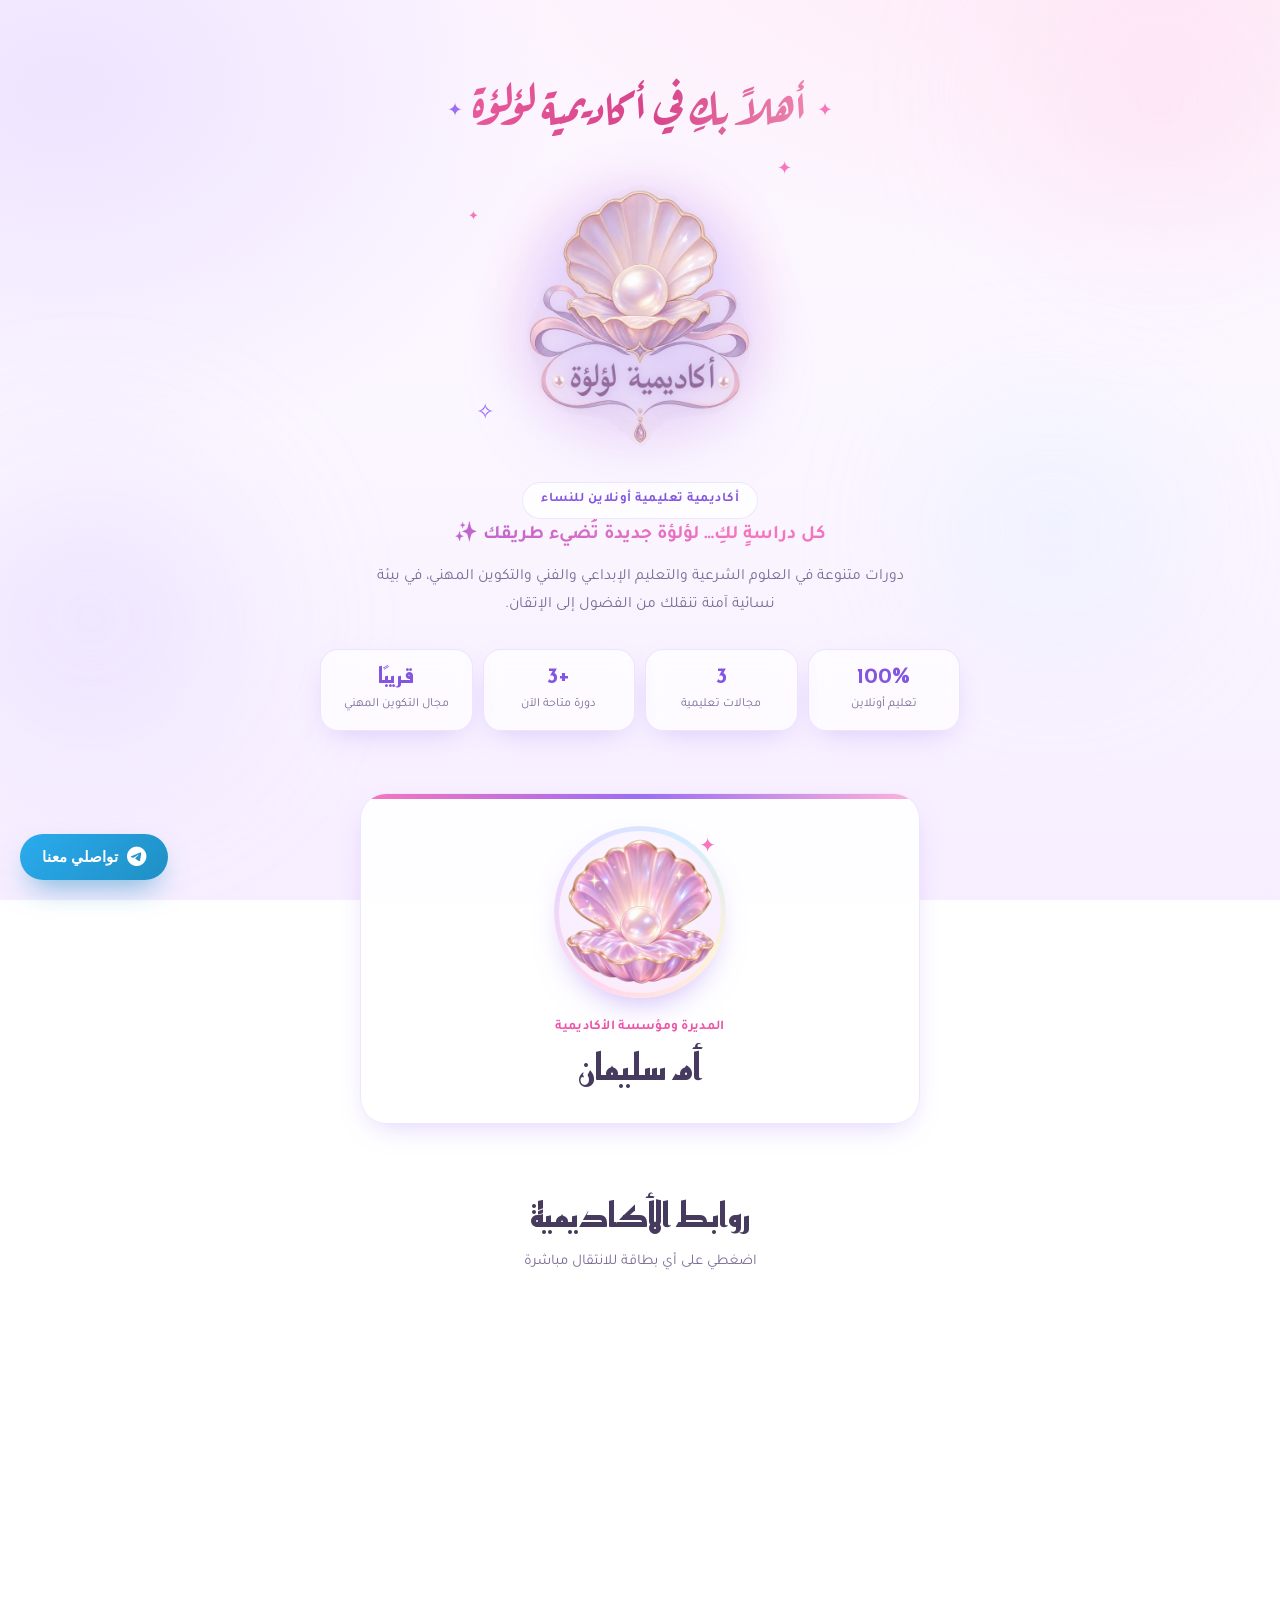
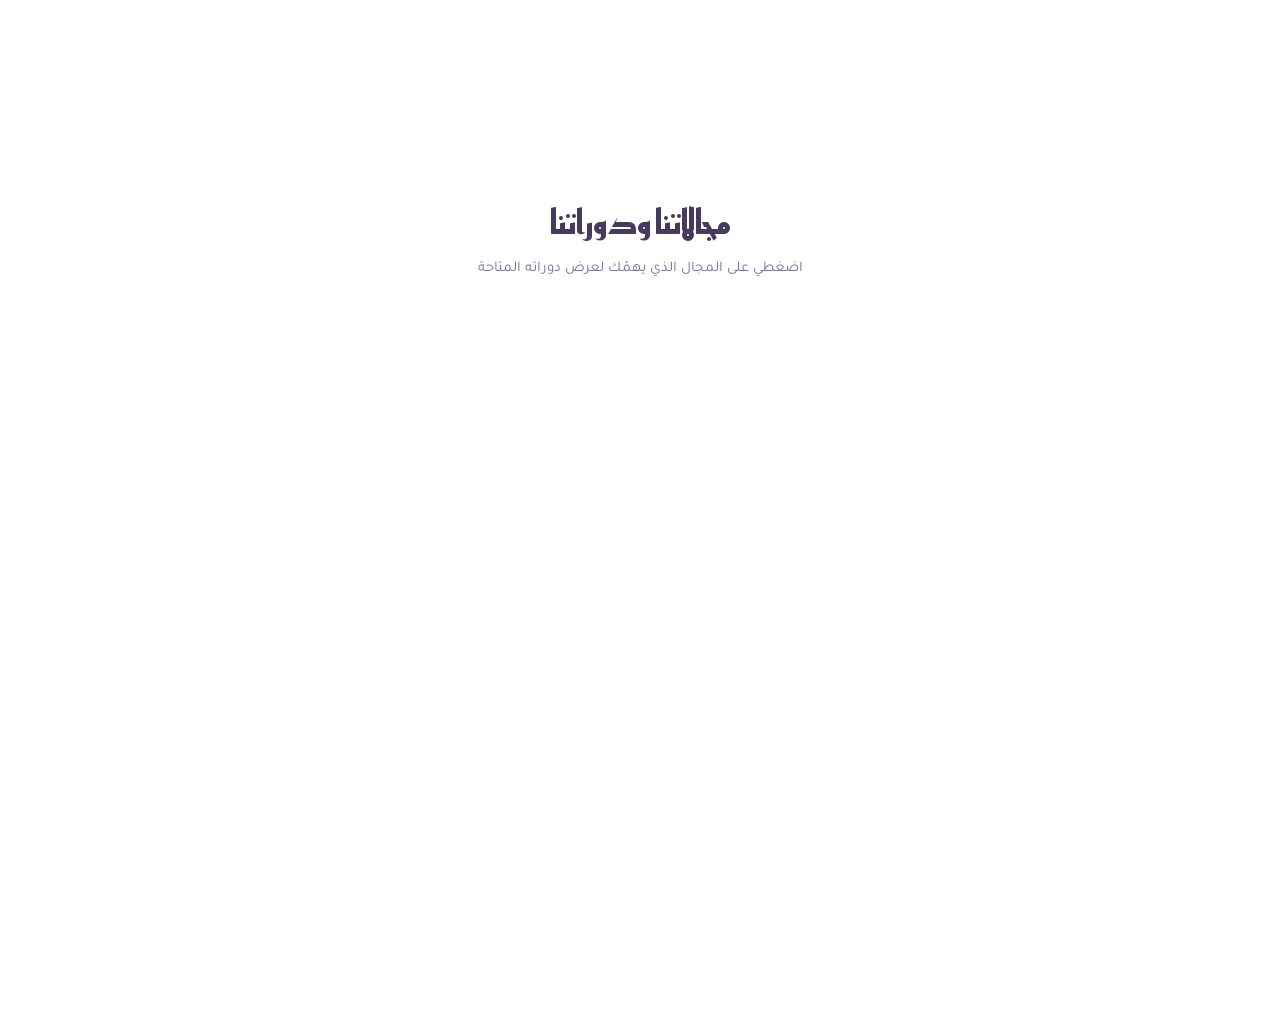
<file: index.html>
<!DOCTYPE html>
<html lang="ar" dir="rtl">
<head>
<meta charset="UTF-8">
<meta name="viewport" content="width=device-width, initial-scale=1">
<title>أكاديمية لؤلؤة | أكاديمية تعليمية أونلاين للنساء</title>
<meta name="description" content="أكاديمية لؤلؤة — أكاديمية تعليمية أونلاين للنساء، دورات في العلوم الشرعية والتعليم الإبداعي والفني والتكوين المهني.">
<meta name="theme-color" content="#f7f0ff">

<meta property="og:type" content="website">
<meta property="og:title" content="أكاديمية لؤلؤة">
<meta property="og:description" content="أكاديمية تعليمية أونلاين للنساء — العلوم الشرعية، التعليم الإبداعي والفني، التكوين المهني.">
<meta property="og:image" content="assets/img/logo.png">

<link rel="icon" type="image/png" href="assets/img/favicon.png">

<link rel="preconnect" href="https://fonts.googleapis.com">
<link rel="preconnect" href="https://fonts.gstatic.com" crossorigin>
<link href="https://fonts.googleapis.com/css2?family=Aref+Ruqaa:wght@400;700&family=Reem+Kufi:wght@400..700&family=Tajawal:wght@300;400;500;700;800&display=swap" rel="stylesheet">
<link rel="stylesheet" href="https://cdnjs.cloudflare.com/ajax/libs/font-awesome/6.5.2/css/all.min.css">

<link rel="stylesheet" href="assets/css/style.css">
</head>
<body>

<div class="pearl-bg" aria-hidden="true">
  <span class="glow glow-1"></span>
  <span class="glow glow-2"></span>
  <span class="glow glow-3"></span>
  <span class="bubble b1"></span>
  <span class="bubble b2"></span>
  <span class="bubble b3"></span>
  <span class="bubble b4"></span>
</div>

<main class="shell">

  <!-- ============ الواجهة ============ -->
  <header class="hero reveal">
    <p class="welcome"><span class="shimmer">أهلاً بكِ في أكاديمية لؤلؤة</span></p>
    <div class="logo-wrap">
      <span class="logo-glow" aria-hidden="true"></span>
      <h1 class="brand">
        <picture>
          <source srcset="assets/img/logo.webp" type="image/webp">
          <img class="brand-logo" src="assets/img/logo.png" alt="أكاديمية لؤلؤة" width="700" height="700" fetchpriority="high">
        </picture>
      </h1>
      <span class="sparkle s1" aria-hidden="true">✦</span>
      <span class="sparkle s2" aria-hidden="true">✧</span>
      <span class="sparkle s3" aria-hidden="true">✦</span>
    </div>

    <p class="eyebrow">أكاديمية تعليمية أونلاين للنساء</p>
    <p class="tagline shimmer">كل دراسةٍ لكِ… لؤلؤة جديدة تُضيء طريقك ✨</p>
    <p class="intro">
      دورات متنوعة في العلوم الشرعية والتعليم الإبداعي والفني والتكوين المهني،
      في بيئة نسائية آمنة تنقلك من الفضول إلى الإتقان.
    </p>

    <ul class="stats" aria-label="نبذة عن الأكاديمية">
      <li><strong>100%</strong><span>تعليم أونلاين</span></li>
      <li><strong>3</strong><span>مجالات تعليمية</span></li>
      <li><strong>+3</strong><span>دورة متاحة الآن</span></li>
      <li><strong>قريبًا</strong><span>مجال التكوين المهني</span></li>
    </ul>
  </header>

  <!-- ============ المديرة ============ -->
  <section class="section" id="director" aria-labelledby="director-title">
    <div class="director-card reveal">
      <div class="director-avatar">
        <picture>
          <source srcset="assets/img/shell.webp" type="image/webp">
          <img src="assets/img/shell.png" alt="صدفة بلؤلؤة" width="600" height="600" loading="lazy">
        </picture>
        <span class="director-sparkle" aria-hidden="true">✦</span>
      </div>
      <p class="director-role">المديرة ومؤسسة الأكاديمية</p>
      <h2 class="director-name" id="director-title">أم سليمان</h2>
    </div>
  </section>

  <!-- ============ كل الروابط ============ -->
  <section class="section links-section" id="links" aria-labelledby="links-title">
    <h2 class="section-title reveal" id="links-title">روابط الأكاديمية</h2>
    <p class="section-sub reveal">اضغطي على أي بطاقة للانتقال مباشرة</p>

    <nav class="link-list">
      <a class="link-card reveal" href="#courses">
        <span class="ico ico-purple"><i class="fa-solid fa-graduation-cap"></i></span>
        <span class="txt"><strong>المجالات والدورات المتاحة</strong><small>تصفّحي برامج الأكاديمية الحالية</small></span>
        <i class="fa-solid fa-chevron-left arrow"></i>
      </a>

      <a class="link-card featured reveal" href="https://t.me/omsulayman" target="_blank" rel="noopener">
        <span class="ico ico-pink"><i class="fa-solid fa-pen-to-square"></i></span>
        <span class="txt"><strong>سجّلي الآن في الأكاديمية</strong><small>t.me/omsulayman</small></span>
        <i class="fa-solid fa-chevron-left arrow"></i>
      </a>

      <a class="link-card reveal" href="https://t.me/luluaacademy" target="_blank" rel="noopener">
        <span class="ico ico-sky"><i class="fa-brands fa-telegram"></i></span>
        <span class="txt"><strong>تيليجرام — قناة الأكاديمية</strong><small>ملخصات الدروس والتنبيهات المهمة</small></span>
        <i class="fa-solid fa-chevron-left arrow"></i>
      </a>

      <a class="link-card reveal" href="https://www.instagram.com/lulua_academy/" target="_blank" rel="noopener">
        <span class="ico ico-rose"><i class="fa-brands fa-instagram"></i></span>
        <span class="txt"><strong>إنستغرام</strong><small>يوميات الأكاديمية ونبض الحصص</small></span>
        <i class="fa-solid fa-chevron-left arrow"></i>
      </a>

      <a class="link-card reveal" href="mailto:luluaacademy@gmail.com">
        <span class="ico ico-purple"><i class="fa-solid fa-envelope"></i></span>
        <span class="txt"><strong>تواصلي معنا بالبريد</strong><small>luluaacademy@gmail.com</small></span>
        <i class="fa-solid fa-chevron-left arrow"></i>
      </a>
    </nav>
  </section>

  <!-- ============ المجالات والدورات ============ -->
  <section class="section" id="courses" aria-labelledby="courses-title">
    <h2 class="section-title reveal" id="courses-title">مجالاتنا ودوراتنا</h2>
    <p class="section-sub reveal">اضغطي على المجال الذي يهمّك لعرض دوراته المتاحة</p>

    <div class="fields">
      <details class="field reveal">
        <summary class="field-head">
          <span class="field-icon" aria-hidden="true"><svg viewBox="0 0 32 32" fill="none"><defs><linearGradient id="ico-book" x1="4" y1="4" x2="28" y2="28" gradientUnits="userSpaceOnUse"><stop stop-color="#8f66ec"/><stop offset="1" stop-color="#ec56a8"/></linearGradient></defs><g stroke="url(#ico-book)" stroke-width="1.7" stroke-linecap="round" stroke-linejoin="round"><path d="M16 9.5C13.4 7.6 10 6.8 6.5 7v16.6c3.5-.2 6.9.6 9.5 2.5"/><path d="M16 9.5c2.6-1.9 6-2.7 9.5-2.5V23.6c-3.5-.2-6.9.6-9.5 2.5"/><path d="M16 9.5v16.6"/><path d="M9.5 12c1.6-.1 3.1.1 4.4.6M9.5 15.8c1.6-.1 3.1.1 4.4.6"/><path d="M18.1 12.6c1.3-.5 2.8-.7 4.4-.6M18.1 16.4c1.3-.5 2.8-.7 4.4-.6"/></g></svg></span>
          <span class="field-name">
            <strong>العلوم الشرعية</strong>
            <small>دورتان متاحتان الآن</small>
          </span>
          <i class="fa-solid fa-chevron-down field-chevron" aria-hidden="true"></i>
        </summary>
        <div class="field-body">
          <a class="course course-link" href="course.html?id=ghasl-takfin">
            <span class="course-field">العلوم الشرعية</span>
            <h3>التغسيل والتكفين</h3>
            <p>أحكام تغسيل الميت وتكفينه كما وردت في القرآن والسنة، بشرح مبسّط وتطبيقي.</p>
            <span class="course-foot">
              <span class="badges">
                <span class="badge">متاحة الآن</span>
                <span class="badge badge-free">مجانية</span>
              </span>
              <span class="course-more">التفاصيل <i class="fa-solid fa-chevron-left" aria-hidden="true"></i></span>
            </span>
          </a>

          <a class="course course-link" href="course.html?id=usul-thalatha">
            <span class="course-field">العلوم الشرعية</span>
            <h3>الأصول الثلاثة</h3>
            <p>تمهيدٌ وافي للإيمان والفقه والحديث، بشرح مبسّط وأمثلة تطبيقية تناسب المبتدئة.</p>
            <span class="course-foot">
              <span class="badges">
                <span class="badge">متاحة الآن</span>
                <span class="badge badge-free">مجانية</span>
              </span>
              <span class="course-more">التفاصيل <i class="fa-solid fa-chevron-left" aria-hidden="true"></i></span>
            </span>
          </a>
        </div>
      </details>

      <details class="field reveal">
        <summary class="field-head">
          <span class="field-icon" aria-hidden="true"><svg viewBox="0 0 32 32" fill="none"><defs><linearGradient id="ico-yarn" x1="4" y1="4" x2="28" y2="28" gradientUnits="userSpaceOnUse"><stop stop-color="#8f66ec"/><stop offset="1" stop-color="#ec56a8"/></linearGradient></defs><g stroke="url(#ico-yarn)" stroke-width="1.7" stroke-linecap="round" stroke-linejoin="round"><circle cx="13.5" cy="18" r="8.6"/><path d="M6.1 13.7c3.8 1.2 9.4 4.5 14.8 8.6"/><path d="M6.1 22.3c4.2-1.6 10.2-4.4 14.8-8.6"/><path d="M10.6 9.9c1.8 5.4 3.6 11.6 5.8 16.2"/><path d="M20.6 11.6 26.4 5.8"/><path d="M26.4 5.8c1.7-1.5 4.3-.8 4.6 1.3.3 1.9-1.6 3.1-3 2.4"/></g></svg></span>
          <span class="field-name">
            <strong>التعليم الإبداعي والفني</strong>
            <small>دورة واحدة متاحة الآن</small>
          </span>
          <i class="fa-solid fa-chevron-down field-chevron" aria-hidden="true"></i>
        </summary>
        <div class="field-body">
          <a class="course course-link" href="course.html?id=kuroshi">
            <span class="course-field">التعليم الإبداعي والفني</span>
            <h3>دورة الكروشي</h3>
            <p>من الأساسيات الأولى إلى تنفيذ قطعٍ يدوية أنيقة، بخطوات واضحة وممتعة.</p>
            <span class="course-foot">
              <span class="badges">
                <span class="badge">متاحة الآن</span>
                <span class="badge badge-paid">2800 دج <s class="price-old">4000 دج</s></span>
              </span>
              <span class="course-more">التفاصيل <i class="fa-solid fa-chevron-left" aria-hidden="true"></i></span>
            </span>
          </a>
        </div>
      </details>

      <details class="field soon reveal">
        <summary class="field-head">
          <span class="field-icon" aria-hidden="true"><svg viewBox="0 0 32 32" fill="none"><defs><linearGradient id="ico-work" x1="4" y1="4" x2="28" y2="28" gradientUnits="userSpaceOnUse"><stop stop-color="#8f66ec"/><stop offset="1" stop-color="#ec56a8"/></linearGradient></defs><g stroke="url(#ico-work)" stroke-width="1.7" stroke-linecap="round" stroke-linejoin="round"><rect x="4" y="10.5" width="24" height="15" rx="2.6"/><path d="M12 10.5V8.4a2.2 2.2 0 0 1 2.2-2.2h3.6a2.2 2.2 0 0 1 2.2 2.2v2.1"/><path d="M4 17.2h24"/><path d="M14.2 17.2h3.6v2.6h-3.6z"/></g></svg></span>
          <span class="field-name">
            <strong>التكوين المهني</strong>
            <small>دورتان جديدتان — قريبًا</small>
          </span>
          <i class="fa-solid fa-chevron-down field-chevron" aria-hidden="true"></i>
        </summary>
        <div class="field-body">
          <a class="course course-link" href="course.html?id=riyad-atfal">
            <span class="course-field">التكوين المهني</span>
            <h3>رياضة الأطفال</h3>
            <p>دورة تأهيلية لمهنة رعاية وتربية الأطفال: خطة نشاط يومية، لعب منظم، ومهارات تعامل عملية.</p>
            <span class="course-foot">
              <span class="badges">
                <span class="badge badge-soon">قريبًا</span>
                <span class="badge badge-paid">4500 دج</span>
              </span>
              <span class="course-more">التفاصيل <i class="fa-solid fa-chevron-left" aria-hidden="true"></i></span>
            </span>
          </a>

          <a class="course course-link" href="course.html?id=murshida-hajj">
            <span class="course-field">التكوين المهني</span>
            <h3>مرشدة الحج والعمرة</h3>
            <p>تأهيل ليكونين مرشدة لنساء الحج والعمرة: المناسك خطوة بخطوة ومهارات الإرشاد في الميدان.</p>
            <span class="course-foot">
              <span class="badges">
                <span class="badge badge-soon">قريبًا</span>
                <span class="badge badge-paid">5000 دج</span>
              </span>
              <span class="course-more">التفاصيل <i class="fa-solid fa-chevron-left" aria-hidden="true"></i></span>
            </span>
          </a>
        </div>
      </details>
    </div>
  </section>

  <footer class="footer reveal">
    <img class="footer-logo" src="assets/img/logo.png" alt="" aria-hidden="true" width="74" height="74" loading="lazy">
    <p class="footer-name">أكاديمية لؤلؤة</p>
    <p class="footer-note">أكاديمية أونلاين للنساء — لأن كل امرأة تستحق أن تتعلّم وتنجح بأسلوبها.</p>
    <p class="copy">© <span id="year">2026</span> أكاديمية لؤلؤة — جميع الحقوق محفوظة 💜</p>
  </footer>

</main>

<a class="fab" href="https://t.me/luluaacademy" target="_blank" rel="noopener" aria-label="تواصلي معنا عبر تيليجرام">
  <i class="fa-brands fa-telegram"></i>
  <span>تواصلي معنا</span>
</a>

<script src="assets/js/main.js"></script>
</body>
</html>
</file>
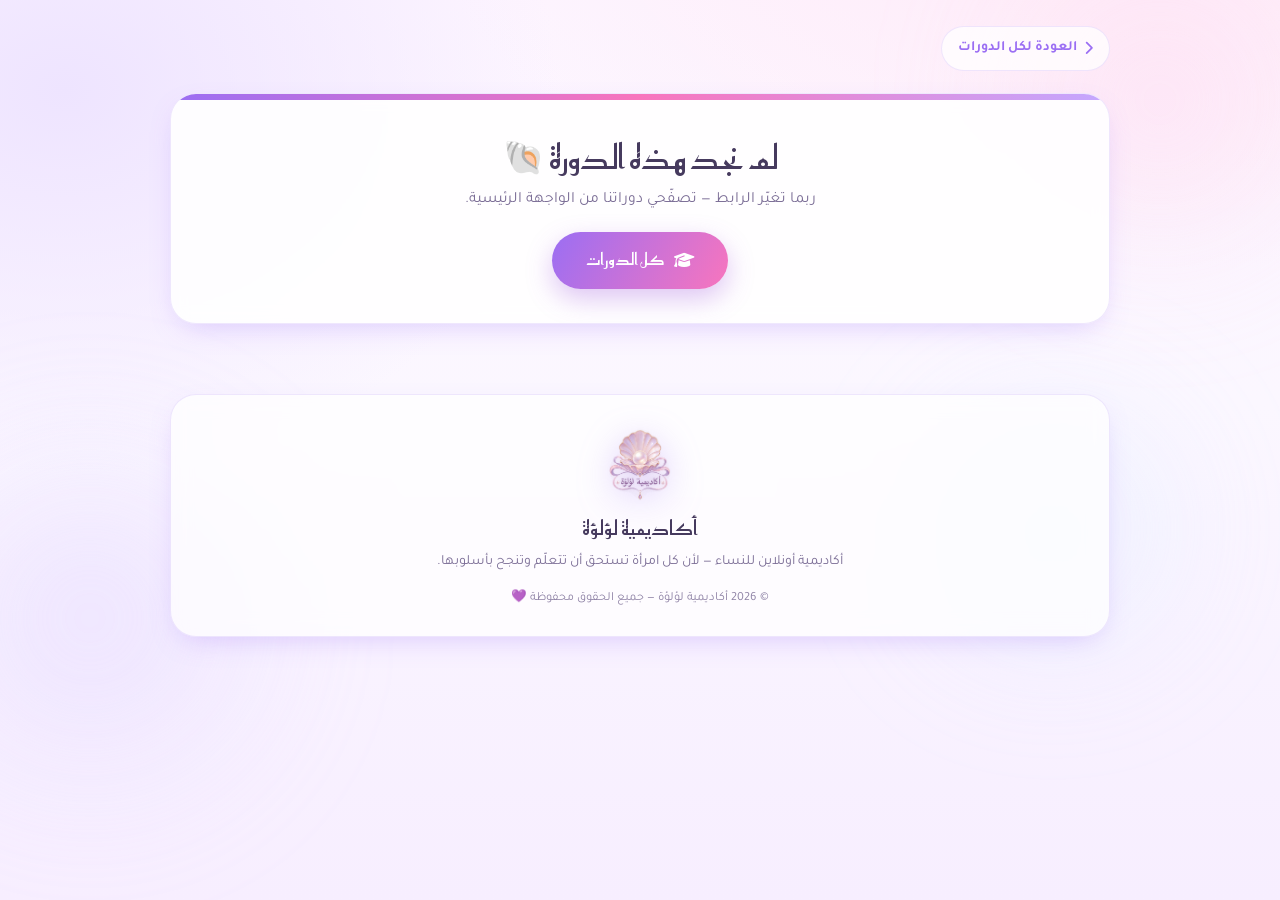
<file: course.html>
<!DOCTYPE html>
<html lang="ar" dir="rtl">
<head>
<meta charset="UTF-8">
<meta name="viewport" content="width=device-width, initial-scale=1">
<title>تفاصيل الدورة | أكاديمية لؤلؤة</title>
<meta name="description" content="تفاصيل دورة من دورات أكاديمية لؤلؤة التعليمية أونلاين للنساء.">
<meta name="theme-color" content="#f7f0ff">

<link rel="icon" type="image/png" href="assets/img/favicon.png">

<link rel="preconnect" href="https://fonts.googleapis.com">
<link rel="preconnect" href="https://fonts.gstatic.com" crossorigin>
<link href="https://fonts.googleapis.com/css2?family=Aref+Ruqaa:wght@400;700&family=Reem+Kufi:wght@400..700&family=Tajawal:wght@300;400;500;700;800&display=swap" rel="stylesheet">
<link rel="stylesheet" href="https://cdnjs.cloudflare.com/ajax/libs/font-awesome/6.5.2/css/all.min.css">

<link rel="stylesheet" href="assets/css/style.css">
</head>
<body>

<div class="pearl-bg" aria-hidden="true">
  <span class="glow glow-1"></span>
  <span class="glow glow-2"></span>
  <span class="glow glow-3"></span>
  <span class="bubble b1"></span>
  <span class="bubble b2"></span>
  <span class="bubble b3"></span>
  <span class="bubble b4"></span>
</div>

<main class="shell course-page">

  <a class="back-link" href="index.html#courses">
    <i class="fa-solid fa-chevron-right" aria-hidden="true"></i>
    العودة لكل الدورات
  </a>

  <article class="course-hero reveal" id="courseBox" hidden>
    <span class="course-field" id="cField"></span>
    <h1 class="course-title" id="cTitle"></h1>
    <div class="course-badges">
      <span class="badge" id="cStatus"></span>
      <span class="badge badge-price" id="cPrice"></span>
    </div>
    <p class="course-desc" id="cDesc"></p>
  </article>

  <section class="course-panel reveal" id="pointsPanel" hidden aria-labelledby="pointsTitle">
    <h2 class="panel-title" id="pointsTitle">
      <i class="fa-solid fa-sparkles" aria-hidden="true"></i>
      ما ستتعلمينه
    </h2>
    <ul class="points" id="cPoints"></ul>
  </section>

  <section class="course-panel reveal" id="infoPanel" hidden aria-labelledby="infoTitle">
    <h2 class="panel-title" id="infoTitle">
      <i class="fa-solid fa-circle-info" aria-hidden="true"></i>
      معلومات الدورة
    </h2>
    <ul class="info-list">
      <li>
        <span class="info-ico"><i class="fa-solid fa-laptop" aria-hidden="true"></i></span>
        <span><strong>نمط الدراسة</strong><small id="cFormat"></small></span>
      </li>
      <li>
        <span class="info-ico"><i class="fa-solid fa-venus" aria-hidden="true"></i></span>
        <span><strong>الفئة المستهدفة</strong><small id="cAudience"></small></span>
      </li>
      <li>
        <span class="info-ico"><i class="fa-solid fa-tag" aria-hidden="true"></i></span>
        <span><strong>الرسوم</strong><small id="cFee"></small></span>
      </li>
    </ul>
  </section>

  <div class="course-cta reveal" id="cCtaWrap" hidden>
    <a class="cta-btn" id="cCta" target="_blank" rel="noopener">
      <i class="fa-brands fa-telegram" aria-hidden="true"></i>
      <span id="cCtaText"></span>
    </a>
    <p class="cta-note">أو تصفّحي <a href="index.html#courses">كل دورات الأكاديمية</a></p>
  </div>

  <article class="course-hero not-found reveal" id="notFound" hidden>
    <span class="course-title">لم نجد هذه الدورة 🐚</span>
    <p class="course-desc">ربما تغيّر الرابط — تصفّحي دوراتنا من الواجهة الرئيسية.</p>
    <a class="cta-btn" href="index.html#courses">
      <i class="fa-solid fa-graduation-cap" aria-hidden="true"></i>
      <span>كل الدورات</span>
    </a>
  </article>

  <footer class="footer reveal">
    <img class="footer-logo" src="assets/img/logo.png" alt="" aria-hidden="true" width="74" height="74" loading="lazy">
    <p class="footer-name">أكاديمية لؤلؤة</p>
    <p class="footer-note">أكاديمية أونلاين للنساء — لأن كل امرأة تستحق أن تتعلّم وتنجح بأسلوبها.</p>
    <p class="copy">© <span id="year">2026</span> أكاديمية لؤلؤة — جميع الحقوق محفوظة 💜</p>
  </footer>

</main>

<script src="assets/js/main.js"></script>
<script src="assets/js/courses.js"></script>
<script src="assets/js/course.js"></script>
</body>
</html>
</file>
<file: assets/css/style.css>
/* ============================================================
   أكاديمية لؤلؤة — ثيم اللؤلؤ (بنفسجي ووردي باستالي)
   ============================================================ */

:root{
  /* ألوان اللؤلؤ */
  --pearl-0: #ffffff;
  --pearl-1: #fdf5ff;
  --pearl-2: #f7eeff;

  /* البنفسجي */
  --violet-50: #f5f0ff;
  --violet-100: #ece2ff;
  --violet-300: #c4a8ff;
  --violet-500: #9b6ef3;
  --violet-600: #8355e0;
  --violet-700: #6a3fc4;

  /* الوردي */
  --pink-100: #ffe7f4;
  --pink-300: #ffb3da;
  --pink-500: #f875bd;
  --pink-600: #ec56a8;

  --ink: #463a5e;
  --ink-soft: #7b6d96;
  --line: rgba(155, 110, 243, .16);

  --shadow-soft: 0 10px 30px -12px rgba(139, 92, 246, .35);
  --shadow-lift: 0 22px 45px -18px rgba(139, 92, 246, .5);

  --r-lg: 26px;
  --r-md: 18px;

  --font-body: "Tajawal", "Segoe UI", system-ui, sans-serif;
  --font-display: "Reem Kufi", "Tajawal", serif;
}

*{ box-sizing: border-box; margin: 0; padding: 0; }

html{ scroll-behavior: smooth; }

body{
  font-family: var(--font-body);
  color: var(--ink);
  background:
    radial-gradient(1200px 600px at 90% -10%, #ffeaf7 0%, transparent 60%),
    radial-gradient(900px 700px at 5% 10%, #eee4ff 0%, transparent 55%),
    linear-gradient(180deg, var(--pearl-1) 0%, #fbf7ff 45%, var(--pearl-2) 100%);
  background-attachment: fixed;
  min-height: 100vh;
  line-height: 1.75;
  overflow-x: hidden;
  -webkit-font-smoothing: antialiased;
}

/* ---------- خلفية اللؤلؤ المتحركة ---------- */
.pearl-bg{
  position: fixed;
  inset: 0;
  z-index: -1;
  overflow: hidden;
  pointer-events: none;
}
.glow{
  position: absolute;
  border-radius: 50%;
  filter: blur(70px);
  opacity: .55;
  animation: drift 18s ease-in-out infinite alternate;
}
.glow-1{ width: 380px; height: 380px; top: -90px; right: -70px;
  background: radial-gradient(circle, #ffd6ee, transparent 70%); }
.glow-2{ width: 420px; height: 420px; bottom: 8%; left: -120px;
  background: radial-gradient(circle, #ddd0ff, transparent 70%); animation-delay: -6s; }
.glow-3{ width: 300px; height: 300px; top: 42%; right: 6%;
  background: radial-gradient(circle, #d6ecff, transparent 70%); animation-delay: -11s; }

.bubble{
  position: absolute;
  border-radius: 50%;
  background: radial-gradient(circle at 32% 28%, #fff 0%, #f6eaff 45%, #ffe3f3 100%);
  box-shadow: inset -6px -8px 14px rgba(190, 150, 255, .35),
              inset 6px 8px 14px rgba(255, 255, 255, .9);
  opacity: .75;
  animation: float-up 16s linear infinite;
}
.b1{ width: 26px; height: 26px; left: 12%; bottom: -40px; animation-delay: 0s; }
.b2{ width: 16px; height: 16px; left: 34%; bottom: -40px; animation-delay: 4s; }
.b3{ width: 34px; height: 34px; right: 18%; bottom: -40px; animation-delay: 8s; }
.b4{ width: 20px; height: 20px; right: 40%; bottom: -40px; animation-delay: 12s; }

@keyframes drift{
  from{ transform: translate3d(0,0,0) scale(1); }
  to{ transform: translate3d(-40px, 35px, 0) scale(1.12); }
}
@keyframes float-up{
  0%{ transform: translateY(0) translateX(0); opacity: 0; }
  10%{ opacity: .8; }
  100%{ transform: translateY(-105vh) translateX(30px); opacity: 0; }
}

/* ---------- الحاوية ---------- */
.shell{
  width: min(92%, 940px);
  margin-inline: auto;
  padding: 46px 0 130px;
}

/* ---------- الواجهة ---------- */
.hero{ text-align: center; padding-top: 14px; }

/* ---------- الترحيب ---------- */
.welcome{
  font-family: "Aref Ruqaa", var(--font-display);
  font-weight: 700;
  font-size: clamp(1.9rem, 6vw, 2.9rem);
  line-height: 1.85;
  margin: 0 0 4px;
  color: var(--violet-700);
}
.welcome::before,
.welcome::after{
  content: "✦";
  font-family: var(--font-body);
  font-size: .4em;
  color: var(--pink-500);
  vertical-align: middle;
  margin: 0 .55em;
  animation: twinkle 2.6s ease-in-out infinite;
}
.welcome::after{ animation-delay: 1.2s; color: var(--violet-500); }

/* لون ترحيب وردي مخملي متحرك */
.welcome .shimmer{
  background-image: linear-gradient(100deg,
    #e85a9b 0%, #d6448a 22%, #f59fbc 48%, #e85a9b 74%, #d6448a 100%);
}

.logo-wrap{
  position: relative;
  width: fit-content;
  margin: 0 auto 4px;
  padding: 14px;
}
.logo-glow{
  position: absolute;
  inset: 8% 6%;
  border-radius: 50%;
  background: radial-gradient(circle,
    rgba(255,255,255,.95) 0%,
    rgba(240,226,255,.8) 45%,
    rgba(255,220,240,.4) 68%,
    transparent 76%);
  filter: blur(16px);
  z-index: 0;
  animation: pearl-breathe 5s ease-in-out infinite;
}
.sparkle{
  position: absolute;
  color: var(--pink-500);
  animation: twinkle 2.6s ease-in-out infinite;
  z-index: 2;
}
.s1{ top: 6px; right: 8px; font-size: 18px; }
.s2{ bottom: 34px; left: -4px; font-size: 22px; color: var(--violet-500); animation-delay: .8s; }
.s3{ top: 58px; left: -12px; font-size: 13px; animation-delay: 1.5s; }

@keyframes pearl-breathe{
  0%,100%{ transform: scale(1); opacity: .9; }
  50%{ transform: scale(1.06); opacity: 1; }
}
@keyframes logo-float{
  0%,100%{ transform: translateY(0); }
  50%{ transform: translateY(-9px); }
}
@keyframes twinkle{
  0%,100%{ opacity: .25; transform: scale(.8) rotate(0deg); }
  50%{ opacity: 1; transform: scale(1.2) rotate(20deg); }
}

.eyebrow{
  display: inline-block;
  margin-top: 8px;
  font-size: .82rem;
  font-weight: 700;
  letter-spacing: .5px;
  color: var(--violet-600);
  background: rgba(255,255,255,.75);
  border: 1px solid var(--line);
  padding: 6px 18px;
  border-radius: 999px;
  backdrop-filter: blur(6px);
}

.brand{
  position: relative;
  z-index: 1;
  margin: 0;
  line-height: 0;
}
.brand-logo{
  display: block;
  width: min(74vw, 292px);
  height: auto;
  filter: drop-shadow(0 18px 34px rgba(155, 110, 243, .38));
  animation: logo-float 6s ease-in-out infinite;
}
.shimmer{
  background: linear-gradient(100deg,
    var(--violet-600) 0%, var(--pink-500) 25%,
    var(--violet-500) 50%, var(--pink-600) 75%, var(--violet-600) 100%);
  background-size: 250% auto;
  -webkit-background-clip: text;
  background-clip: text;
  -webkit-text-fill-color: transparent;
  animation: shine 6s linear infinite;
}
@keyframes shine{ to{ background-position: 250% center; } }

.tagline{
  font-size: clamp(1.02rem, 2.6vw, 1.2rem);
  font-weight: 700;
  color: var(--pink-600);
}
.intro{
  max-width: 560px;
  margin: 12px auto 0;
  color: var(--ink-soft);
  font-size: .98rem;
}

/* الإحصائيات */
.stats{
  list-style: none;
  display: grid;
  grid-template-columns: repeat(4, 1fr);
  gap: 10px;
  max-width: 640px;
  margin: 30px auto 0;
}
.stats li{
  background: rgba(255,255,255,.7);
  border: 1px solid var(--line);
  border-radius: var(--r-md);
  padding: 12px 6px;
  backdrop-filter: blur(8px);
  box-shadow: var(--shadow-soft);
}
.stats strong{
  display: block;
  font-family: var(--font-display);
  font-size: 1.35rem;
  color: var(--violet-600);
  line-height: 1.3;
}
.stats span{ font-size: .78rem; color: var(--ink-soft); }

/* ---------- المديرة ---------- */
.director-card{
  max-width: 560px;
  margin: 30px auto 0;
  text-align: center;
  background: rgba(255,255,255,.85);
  border: 1px solid var(--line);
  border-radius: var(--r-lg);
  padding: 32px 24px 30px;
  backdrop-filter: blur(10px);
  box-shadow: var(--shadow-soft);
  position: relative;
  overflow: hidden;
}
.director-card::before{
  content: "";
  position: absolute;
  inset-inline: 0;
  top: 0;
  height: 5px;
  background: linear-gradient(90deg, var(--pink-500), var(--violet-500), var(--pink-300));
}
.director-avatar{
  position: relative;
  width: 172px;
  height: 172px;
  margin: 0 auto 18px;
  border-radius: 50%;
  padding: 5px;
  background: conic-gradient(from 210deg, #ffd7ee, #e6d7ff, #d4ecff, #fff2d6, #ffd7ee);
  box-shadow: 0 16px 32px -14px rgba(155, 110, 243, .55);
}
.director-avatar picture{ display: block; width: 100%; height: 100%; }
.director-avatar img{
  display: block;
  width: 100%;
  height: 100%;
  object-fit: cover;
  border-radius: 50%;
  overflow: hidden;
  background: radial-gradient(circle at 50% 32%, #ffffff 0%, #f8efff 55%, #ffeaf7 100%);
}
.director-sparkle{
  position: absolute;
  top: 6px;
  right: 10px;
  font-size: 20px;
  color: var(--pink-500);
  animation: twinkle 2.6s ease-in-out infinite;
}
.director-role{
  font-size: .84rem;
  font-weight: 700;
  letter-spacing: .3px;
  color: var(--pink-600);
}
.director-name{
  font-family: var(--font-display);
  font-size: clamp(1.7rem, 5vw, 2.3rem);
  line-height: 1.4;
  color: var(--ink);
  margin-top: 2px;
}

/* ---------- الأقسام ---------- */
.section{ margin-top: 62px; }

.section-title{
  font-family: var(--font-display);
  font-size: clamp(1.5rem, 4vw, 2.1rem);
  text-align: center;
  color: var(--ink);
}
.section-sub{
  text-align: center;
  color: var(--ink-soft);
  font-size: .93rem;
  margin-top: 4px;
}

/* ---------- بطاقات الروابط ---------- */
.link-list{
  max-width: 600px;
  margin: 30px auto 0;
  display: flex;
  flex-direction: column;
  gap: 14px;
}
.link-card{
  display: flex;
  align-items: center;
  gap: 14px;
  text-decoration: none;
  color: var(--ink);
  background: rgba(255,255,255,.82);
  border: 1px solid var(--line);
  border-radius: 999px;
  padding: 13px 18px;
  backdrop-filter: blur(10px);
  box-shadow: var(--shadow-soft);
  transition: transform .3s cubic-bezier(.2,.8,.3,1),
              box-shadow .3s ease,
              border-color .3s ease;
  position: relative;
  overflow: hidden;
}
.link-card::after{
  content: "";
  position: absolute;
  inset: 0;
  background: linear-gradient(115deg, transparent 35%, rgba(255,255,255,.75) 50%, transparent 65%);
  transform: translateX(-120%);
  transition: transform .7s ease;
  pointer-events: none;
}
.link-card:hover,
.link-card:focus-visible{
  transform: translateY(-4px);
  box-shadow: var(--shadow-lift);
  border-color: var(--pink-300);
  outline: none;
}
.link-card:hover::after,
.link-card:focus-visible::after{ transform: translateX(120%); }

.link-card.featured{
  background: linear-gradient(120deg, rgba(255,255,255,.9), rgba(255,236,248,.9));
  border-color: var(--pink-300);
  box-shadow: 0 16px 34px -16px rgba(236, 86, 168, .55);
}

.ico{
  flex: 0 0 auto;
  width: 46px;
  height: 46px;
  border-radius: 50%;
  display: grid;
  place-items: center;
  font-size: 1.15rem;
  color: #fff;
  box-shadow: inset 0 -4px 8px rgba(0,0,0,.12), inset 0 4px 8px rgba(255,255,255,.45);
}
.ico-purple{ background: linear-gradient(140deg, #b79bff, var(--violet-600)); }
.ico-pink{ background: linear-gradient(140deg, #ffadda, var(--pink-600)); }
.ico-green{ background: linear-gradient(140deg, #7ee2b8, #1faa59); }
.ico-sky{ background: linear-gradient(140deg, #a5dcff, #2f9fe0); }
.ico-rose{ background: linear-gradient(140deg, #ffb9e0, #e0459b); }
.ico-dark{ background: linear-gradient(140deg, #6d6d7a, #1d1d24); }
.ico-red{ background: linear-gradient(140deg, #ff9c9c, #e02b35); }
.ico-gold{ background: linear-gradient(140deg, #ffe3a3, #e3a11c); }

.txt{ flex: 1; display: flex; flex-direction: column; line-height: 1.5; }
.txt strong{ font-size: 1rem; font-weight: 700; }
.txt small{ color: var(--ink-soft); font-size: .8rem; font-weight: 400; }

.arrow{
  color: var(--violet-500);
  font-size: .85rem;
  transition: transform .3s ease;
}
.link-card:hover .arrow{ transform: translateX(-6px); }

/* ---------- المجالات والدورات (قابلات) ---------- */
.fields{
  max-width: 660px;
  margin: 30px auto 0;
  display: flex;
  flex-direction: column;
  gap: 14px;
}
.field{
  background: rgba(255,255,255,.85);
  border: 1px solid var(--line);
  border-radius: var(--r-md);
  box-shadow: var(--shadow-soft);
  backdrop-filter: blur(8px);
  overflow: hidden;
  transition: box-shadow .3s ease, border-color .3s ease;
}
.field[open]{ border-color: var(--pink-300); box-shadow: var(--shadow-lift); }
.field.soon{ border-style: dashed; }

.field-head{
  display: flex;
  align-items: center;
  gap: 14px;
  padding: 15px 18px;
  cursor: pointer;
  list-style: none;
  -webkit-user-select: none;
  user-select: none;
  transition: background .25s ease;
}
.field-head::-webkit-details-marker{ display: none; }
.field-head:hover{ background: rgba(245,240,255,.65); }
.field-head:focus-visible{
  outline: 2px solid var(--violet-500);
  outline-offset: -3px;
}

.field-icon{
  flex: 0 0 auto;
  width: 52px;
  height: 52px;
  border-radius: 16px;
  display: grid;
  place-items: center;
  background: linear-gradient(140deg, var(--violet-50), var(--pink-100));
  border: 1px solid var(--line);
}
.field-icon svg{
  width: 31px;
  height: 31px;
  display: block;
}
.field-name{
  flex: 1;
  display: flex;
  flex-direction: column;
  line-height: 1.55;
}
.field-name strong{
  font-family: var(--font-display);
  font-size: 1.1rem;
  color: var(--ink);
}
.field-name small{
  font-size: .78rem;
  color: var(--ink-soft);
  font-weight: 400;
}

.field-chevron{
  color: var(--violet-500);
  font-size: .88rem;
  transition: transform .3s ease;
}
.field[open] .field-chevron{ transform: rotate(180deg); }

.field-body{
  padding: 2px 18px 18px;
  display: flex;
  flex-direction: column;
  gap: 12px;
  animation: field-open .35s ease;
}
@keyframes field-open{
  from{ opacity: 0; transform: translateY(-8px); }
  to{ opacity: 1; transform: none; }
}

.course{
  background: linear-gradient(180deg, rgba(245,240,255,.7), rgba(255,236,248,.5));
  border: 1px solid var(--line);
  border-radius: var(--r-md);
  padding: 18px;
  position: relative;
  overflow: hidden;
}
.course::before{
  content: "";
  position: absolute;
  inset-inline: 0;
  top: 0;
  height: 4px;
  background: linear-gradient(90deg, var(--violet-500), var(--pink-500));
}
.course-field{
  display: block;
  font-size: .74rem;
  font-weight: 700;
  letter-spacing: .4px;
  color: var(--pink-600);
  margin-bottom: 3px;
}
.course h3{
  font-family: var(--font-display);
  font-size: 1.1rem;
  color: var(--ink);
  margin-bottom: 6px;
}
.course p{ font-size: .88rem; color: var(--ink-soft); }
.badge{
  display: inline-block;
  margin-top: 14px;
  font-size: .75rem;
  font-weight: 700;
  color: var(--violet-700);
  background: var(--violet-50);
  border: 1px solid var(--line);
  padding: 4px 14px;
  border-radius: 999px;
}
.badge-soon{ color: var(--pink-600); background: var(--pink-100); }

/* بادجات السعر */
.badge-free{
  color: #14803c;
  background: linear-gradient(140deg, #dcf7e6, #c7f0db);
  border: 1px solid #a8e6c3;
  font-weight: 700;
}
.badge-paid{
  color: var(--violet-600, #6d3fd6);
  background: linear-gradient(140deg, var(--violet-50), #ecdcff);
  border: 1px solid #d9c2ff;
  font-weight: 700;
}
.price-old{
  font-size: .82em;
  font-weight: 500;
  color: var(--ink-soft);
  text-decoration-thickness: 1.5px;
  margin-inline-start: 5px;
  opacity: .75;
}

/* بطاقة دورة قابلة للنقر */
a.course-link{
  display: block;
  text-decoration: none;
  cursor: pointer;
  transition: transform .25s ease, box-shadow .25s ease, border-color .25s ease;
}
a.course-link:hover{
  transform: translateY(-4px);
  box-shadow: var(--shadow-lift);
  border-color: var(--pink-300);
}
a.course-link:focus-visible{
  outline: 2px solid var(--violet-500);
  outline-offset: 3px;
}
.course-foot{
  display: flex;
  align-items: center;
  justify-content: space-between;
  gap: 10px;
  margin-top: 14px;
  flex-wrap: wrap;
}
.badges{ display: inline-flex; gap: 8px; flex-wrap: wrap; }
.course-more{
  font-size: .82rem;
  font-weight: 700;
  color: var(--violet-500);
  display: inline-flex;
  align-items: center;
  gap: 5px;
}
a.course-link:hover .course-more{ color: var(--pink-600); }
a.course-link:hover .course-more i{ transform: translateX(-4px); }
.course-more i{ transition: transform .25s ease; }

/* ---------- آراء الطالبات ---------- */
.quotes{
  display: grid;
  grid-template-columns: repeat(auto-fit, minmax(260px, 1fr));
  gap: 18px;
  margin-top: 30px;
}
.quote{
  background: rgba(255,255,255,.85);
  border: 1px solid var(--line);
  border-radius: var(--r-lg);
  padding: 24px 22px;
  box-shadow: var(--shadow-soft);
  backdrop-filter: blur(8px);
  position: relative;
}
.quote::before{
  content: "”";
  position: absolute;
  top: 4px;
  left: 20px;
  font-family: var(--font-display);
  font-size: 4rem;
  color: var(--pink-100);
  line-height: 1;
}
.stars{ color: #f5b301; letter-spacing: 3px; font-size: .95rem; margin-bottom: 10px; }
.quote blockquote{
  font-size: .93rem;
  color: var(--ink);
  position: relative;
  z-index: 1;
}
.quote figcaption{
  margin-top: 14px;
  font-weight: 700;
  font-size: .88rem;
  color: var(--violet-700);
}
.quote figcaption span{ color: var(--ink-soft); font-weight: 400; }

/* ---------- التذييل ---------- */
.footer{
  margin-top: 70px;
  text-align: center;
  padding: 34px 20px 26px;
  background: rgba(255,255,255,.72);
  border: 1px solid var(--line);
  border-radius: var(--r-lg);
  backdrop-filter: blur(10px);
  box-shadow: var(--shadow-soft);
}
.footer-logo{
  display: block;
  width: 80px;
  height: auto;
  margin: -6px auto 8px;
  filter: drop-shadow(0 10px 18px rgba(155, 110, 243, .35));
}
.footer-name{ font-family: var(--font-display); font-size: 1.25rem; color: var(--ink); }
.footer-note{ color: var(--ink-soft); font-size: .88rem; margin-top: 4px; }
.copy{ color: var(--ink-soft); font-size: .78rem; margin-top: 14px; opacity: .85; }

/* ---------- زر تيليجرام العائم ---------- */
.fab{
  position: fixed;
  bottom: 20px;
  left: 20px;
  display: inline-flex;
  align-items: center;
  gap: 9px;
  padding: 13px 22px;
  border-radius: 999px;
  text-decoration: none;
  color: #fff;
  font-weight: 700;
  font-size: .92rem;
  background: linear-gradient(135deg, #2AABEE, #1f8fc4);
  box-shadow: 0 14px 30px -10px rgba(31, 143, 196, .7);
  z-index: 50;
  animation: fab-pulse 3s ease-in-out infinite;
  transition: transform .25s ease;
}
.fab:hover{ transform: translateY(-4px) scale(1.03); }
.fab i{ font-size: 1.25rem; }
@keyframes fab-pulse{
  0%,100%{ box-shadow: 0 14px 30px -10px rgba(31,143,196,.7), 0 0 0 0 rgba(42,171,238,.45); }
  50%{ box-shadow: 0 14px 30px -10px rgba(31,143,196,.7), 0 0 0 14px rgba(42,171,238,0); }
}

/* ---------- ظهور العناصر عند التمرير ---------- */
.reveal{
  opacity: 0;
  transform: translateY(26px);
  transition: opacity .7s ease, transform .7s cubic-bezier(.2,.8,.3,1);
}
.reveal.is-visible{ opacity: 1; transform: none; }

/* ---------- التجاوب ---------- */
@media (max-width: 640px){
  .shell{ width: min(94%, 940px); padding-top: 34px; }
  .stats{ grid-template-columns: repeat(2, 1fr); }
  .link-card{ padding: 12px 14px; gap: 11px; }
  .ico{ width: 42px; height: 42px; font-size: 1.05rem; }
  .txt strong{ font-size: .94rem; }
  .fab span{ display: none; }
  .fab{ padding: 15px; border-radius: 50%; left: 16px; bottom: 16px; }
}

/* ---------- احترام تفضيل تقليل الحركة ---------- */
@media (prefers-reduced-motion: reduce){
  *, *::before, *::after{
    animation-duration: .01ms !important;
    animation-iteration-count: 1 !important;
    transition-duration: .01ms !important;
  }
  html{ scroll-behavior: auto; }
  .reveal{ opacity: 1; transform: none; }
}

/* ---------- صفحة تفاصيل الدورة ---------- */
.course-page{ padding-top: 26px; }

.back-link{
  display: inline-flex;
  align-items: center;
  gap: 7px;
  font-size: .88rem;
  font-weight: 700;
  color: var(--violet-500);
  text-decoration: none;
  padding: 9px 16px;
  border-radius: 999px;
  background: rgba(255,255,255,.75);
  border: 1px solid var(--line);
  margin-bottom: 22px;
  transition: background .25s ease, transform .25s ease;
}
.back-link:hover{ background: #fff; transform: translateX(4px); }
.back-link:focus-visible{ outline: 2px solid var(--violet-500); outline-offset: 2px; }

.course-hero{
  background: rgba(255,255,255,.88);
  border: 1px solid var(--line);
  border-radius: var(--r-lg);
  padding: 34px 30px;
  text-align: center;
  backdrop-filter: blur(8px);
  box-shadow: var(--shadow-soft);
  position: relative;
  overflow: hidden;
}
.course-hero::before{
  content: "";
  position: absolute;
  inset-inline: 0;
  top: 0;
  height: 6px;
  background: linear-gradient(90deg, var(--violet-500), var(--pink-500), var(--violet-300));
}
.course-title{
  font-family: var(--font-display);
  font-size: clamp(1.5rem, 4vw, 2.1rem);
  color: var(--ink);
  margin: 6px 0 12px;
}
.course-badges{
  display: flex;
  justify-content: center;
  gap: 10px;
  flex-wrap: wrap;
  margin-bottom: 14px;
}
.course-desc{
  color: var(--ink-soft);
  font-size: .98rem;
  line-height: 1.9;
  max-width: 620px;
  margin: 0 auto;
}

.course-panel{
  background: rgba(255,255,255,.85);
  border: 1px solid var(--line);
  border-radius: var(--r-lg);
  padding: 26px 28px;
  margin-top: 18px;
  backdrop-filter: blur(8px);
  box-shadow: var(--shadow-soft);
}
.panel-title{
  font-family: var(--font-display);
  font-size: 1.18rem;
  color: var(--ink);
  display: flex;
  align-items: center;
  gap: 9px;
  margin-bottom: 16px;
}
.panel-title i{ color: var(--pink-500); font-size: 1rem; }

.points{ list-style: none; display: flex; flex-direction: column; gap: 11px; }
.points li{
  display: flex;
  align-items: flex-start;
  gap: 10px;
  font-size: .93rem;
  color: var(--ink-soft);
  line-height: 1.75;
}
.points li i{
  color: #17a355;
  background: linear-gradient(140deg, #dcf7e6, #c7f0db);
  border: 1px solid #a8e6c3;
  width: 23px;
  height: 23px;
  border-radius: 50%;
  display: grid;
  place-items: center;
  font-size: .68rem;
  flex: 0 0 auto;
  margin-top: 4px;
}

.info-list{ list-style: none; display: flex; flex-direction: column; gap: 13px; }
.info-list li{ display: flex; align-items: center; gap: 12px; }
.info-list li > span:last-child{ display: flex; flex-direction: column; line-height: 1.6; }
.info-list strong{ font-size: .9rem; color: var(--ink); }
.info-list small{ font-size: .84rem; color: var(--ink-soft); font-weight: 400; }
.info-ico{
  width: 42px;
  height: 42px;
  border-radius: 13px;
  display: grid;
  place-items: center;
  background: linear-gradient(140deg, var(--violet-50), var(--pink-100));
  border: 1px solid var(--line);
  color: var(--violet-500);
  font-size: 1rem;
  flex: 0 0 auto;
}

.course-cta{ text-align: center; margin-top: 26px; }
.cta-btn{
  display: inline-flex;
  align-items: center;
  gap: 10px;
  font-family: var(--font-display);
  font-size: 1.02rem;
  color: #fff;
  text-decoration: none;
  padding: 14px 34px;
  border-radius: 999px;
  background: linear-gradient(120deg, var(--violet-500), var(--pink-500));
  box-shadow: 0 10px 26px rgba(160, 90, 220, .35);
  transition: transform .25s ease, box-shadow .25s ease;
}
.cta-btn:hover{ transform: translateY(-3px); box-shadow: 0 14px 30px rgba(160, 90, 220, .45); }
.cta-btn:focus-visible{ outline: 3px solid #fff; outline-offset: 3px; }
.cta-note{ margin-top: 13px; font-size: .85rem; color: var(--ink-soft); }
.cta-note a{ color: var(--violet-500); font-weight: 700; }

.not-found{ text-align: center; }
.not-found .cta-btn{ margin-top: 16px; }

@media (max-width: 640px){
  .course-hero{ padding: 26px 20px; }
  .course-panel{ padding: 20px 18px; }
}
</file>
